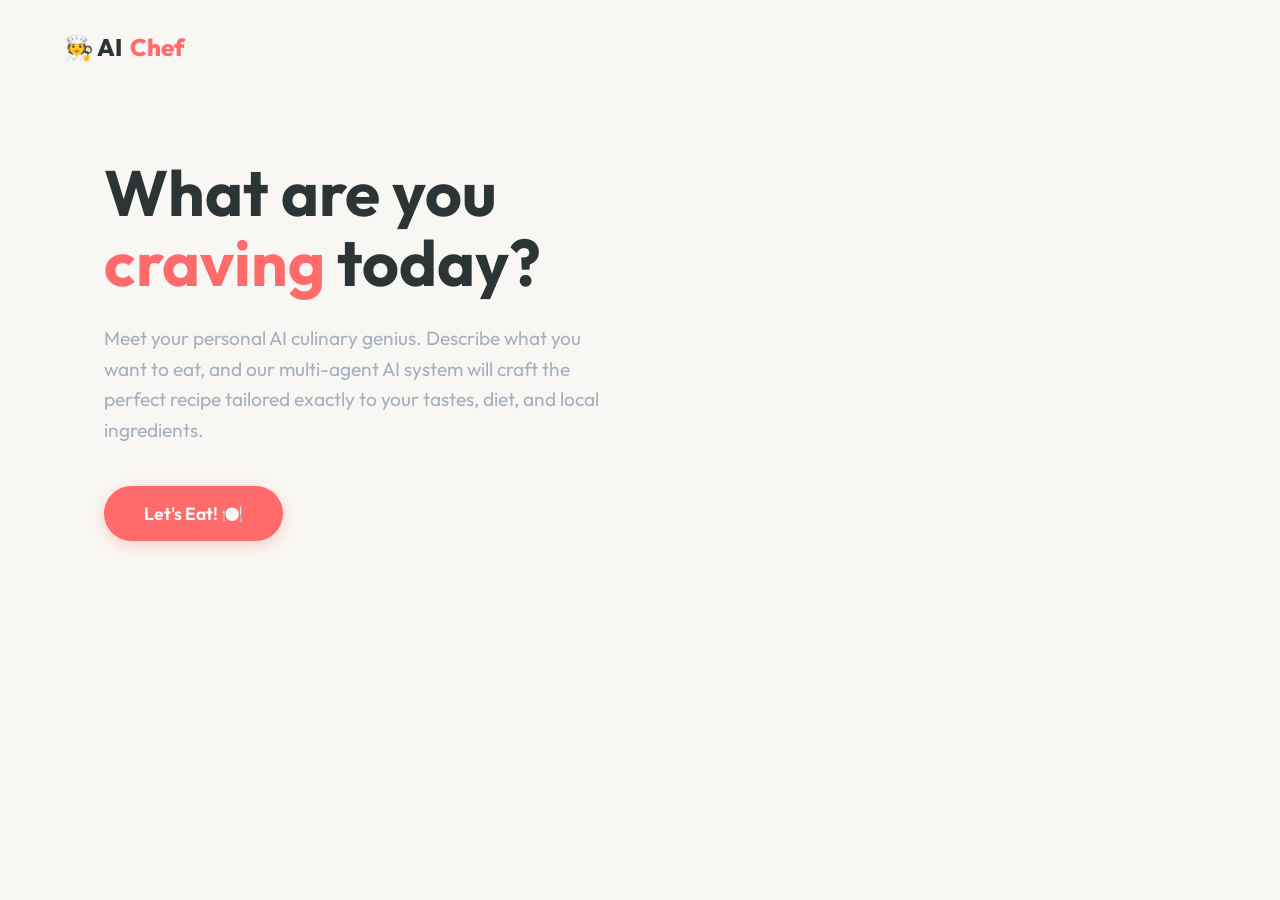
<file: frontend/index.html>
<!DOCTYPE html>
<html lang="en">
<head>
    <meta charset="UTF-8">
    <meta name="viewport" content="width=device-width, initial-scale=1.0">
    <title>AI Chef | Recipe Generator</title>
    <!-- Google Fonts -->
    <link rel="preconnect" href="https://fonts.googleapis.com">
    <link rel="preconnect" href="https://fonts.gstatic.com" crossorigin>
    <link href="https://fonts.googleapis.com/css2?family=Inter:wght@400;500;600&family=Outfit:wght@400;600;800&display=swap" rel="stylesheet">
    <link rel="stylesheet" href="styles.css">
</head>
<body>
    <header>
        <a href="index.html" class="logo">
            🧑‍🍳 AI<span>Chef</span>
        </a>
    </header>

    <main>
        <div class="hero">
            <div class="hero-content animate-fade-in">
                <h1>What are you <span>craving</span> today?</h1>
                <p>Meet your personal AI culinary genius. Describe what you want to eat, and our multi-agent AI system will craft the perfect recipe tailored exactly to your tastes, diet, and local ingredients.</p>
                
                <a href="input.html" class="btn btn-primary animate-fade-in delay-1">
                    Let's Eat! 🍽️
                </a>
            </div>
            
            <div class="hero-image animate-fade-in delay-2">
                <div class="floating-emoji">🥗</div>
                
                <div class="floating-badge badge-1">
                    <span>✨</span> Multi-Agent AI
                </div>
                
                <div class="floating-badge badge-2">
                    <span>🌱</span> Diet Adapted
                </div>
            </div>
        </div>
    </main>

    <script>
        // Preload next page
        const link = document.createElement('link');
        link.rel = 'prefetch';
        link.href = 'input.html';
        document.head.appendChild(link);
    </script>
</body>
</html>
</file>
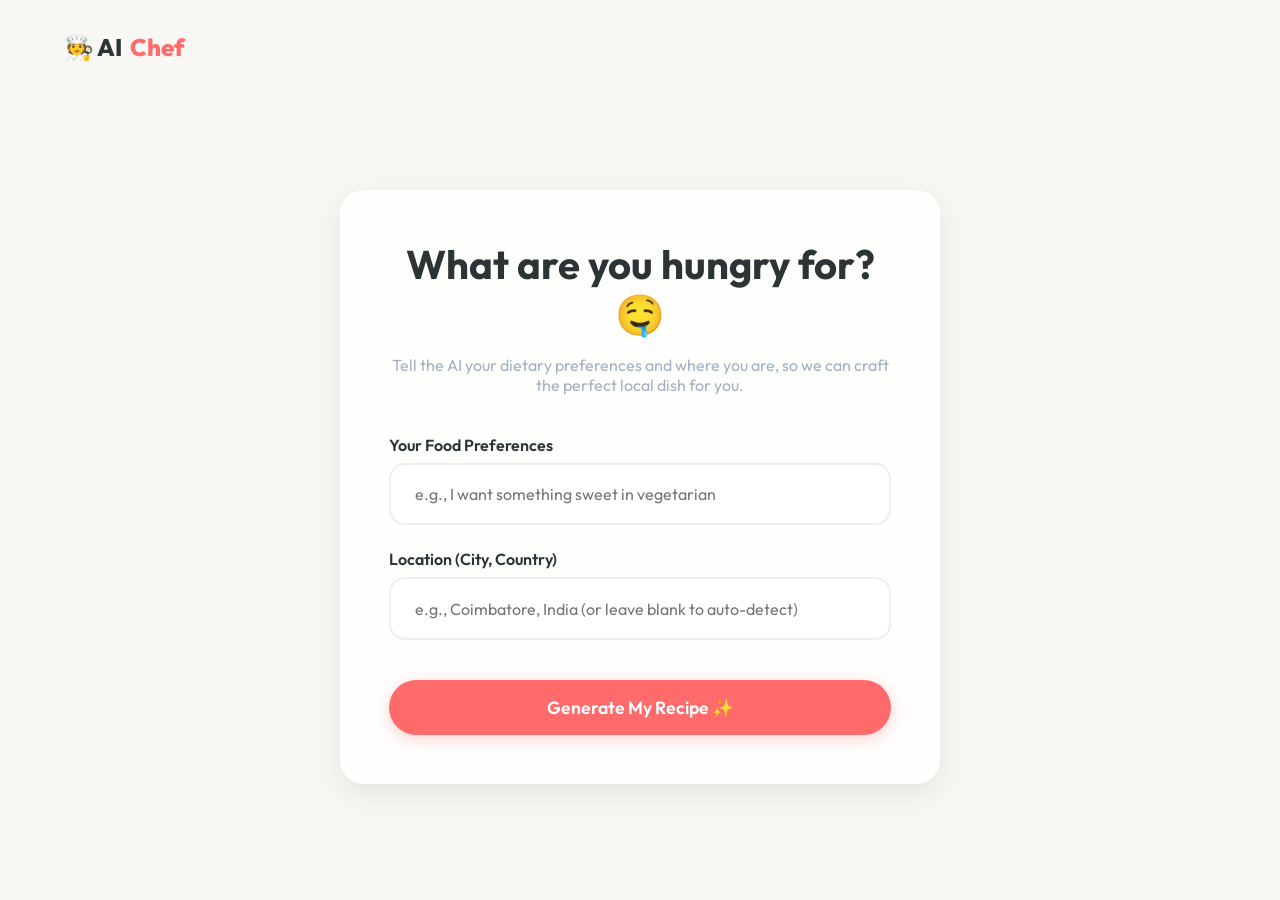
<file: frontend/input.html>
<!DOCTYPE html>
<html lang="en">
<head>
    <meta charset="UTF-8">
    <meta name="viewport" content="width=device-width, initial-scale=1.0">
    <title>AI Chef | Tell Us Your Cravings</title>
    <!-- Google Fonts -->
    <link rel="preconnect" href="https://fonts.googleapis.com">
    <link rel="preconnect" href="https://fonts.gstatic.com" crossorigin>
    <link href="https://fonts.googleapis.com/css2?family=Inter:wght@400;500;600&family=Outfit:wght@400;600;800&display=swap" rel="stylesheet">
    <link rel="stylesheet" href="styles.css">
</head>
<body>
    <header>
        <a href="index.html" class="logo">
            🧑‍🍳 AI<span>Chef</span>
        </a>
    </header>

    <main>
        <div class="glass-card input-container animate-fade-in">
            <h2>What are you hungry for? 🤤</h2>
            <p>Tell the AI your dietary preferences and where you are, so we can craft the perfect local dish for you.</p>

            <form id="recipeForm" action="/generate" method="POST">
                <div class="form-group animate-fade-in delay-1">
                    <label for="preferences">Your Food Preferences</label>
                    <input type="text" id="preferences" name="preferences" class="form-control" placeholder="e.g., I want something sweet in vegetarian" required>
                </div>

                <div class="form-group animate-fade-in delay-2">
                    <label for="location">Location (City, Country)</label>
                    <input type="text" id="location" name="location" class="form-control" placeholder="e.g., Coimbatore, India (or leave blank to auto-detect)">
                </div>

                <button type="submit" class="btn btn-primary animate-fade-in delay-3" style="width: 100%; margin-top: 1rem;">
                    Generate My Recipe ✨
                </button>
            </form>
        </div>
    </main>

    <!-- Script to show loading state -->
    <script>
        document.getElementById('recipeForm').addEventListener('submit', function() {
            const btn = this.querySelector('button');
            btn.innerHTML = 'AI Agents are cooking... 👨‍🍳🔥';
            btn.style.opacity = '0.8';
        });
    </script>
</body>
</html>
</file>
<file: frontend/styles.css>
:root {
    --primary: #FF6B6B;
    --primary-hover: #ff5252;
    --secondary: #4ECDC4;
    --dark: #2D3436;
    --light: #F9F7F3;
    --white: #FFFFFF;
    --gray: #A4B0BE;
    --shadow: 0 10px 30px rgba(0, 0, 0, 0.08);
    --transition: all 0.3s cubic-bezier(0.25, 0.8, 0.25, 1);
}

* {
    margin: 0;
    padding: 0;
    box-sizing: border-box;
    font-family: 'Outfit', 'Inter', sans-serif;
}

body {
    background-color: var(--light);
    color: var(--dark);
    min-height: 100vh;
    display: flex;
    flex-direction: column;
    overflow-x: hidden;
}

/* Animations */
@keyframes fadeInUp {
    from {
        opacity: 0;
        transform: translateY(20px);
    }
    to {
        opacity: 1;
        transform: translateY(0);
    }
}

@keyframes float {
    0% { transform: translateY(0px); }
    50% { transform: translateY(-10px); }
    100% { transform: translateY(0px); }
}

.animate-fade-in {
    animation: fadeInUp 0.8s ease forwards;
    opacity: 0;
}

.delay-1 { animation-delay: 0.1s; }
.delay-2 { animation-delay: 0.2s; }
.delay-3 { animation-delay: 0.3s; }

/* Navbar */
header {
    padding: 2rem 5%;
    display: flex;
    justify-content: space-between;
    align-items: center;
}

.logo {
    font-size: 1.5rem;
    font-weight: 800;
    color: var(--dark);
    text-decoration: none;
    display: flex;
    align-items: center;
    gap: 0.5rem;
}

.logo span {
    color: var(--primary);
}

/* Common Layouts */
main {
    flex: 1;
    display: flex;
    flex-direction: column;
    padding: 2rem 5%;
    max-width: 1200px;
    margin: 0 auto;
    width: 100%;
}

.glass-card {
    background: rgba(255, 255, 255, 0.8);
    backdrop-filter: blur(10px);
    border-radius: 24px;
    padding: 3rem;
    box-shadow: var(--shadow);
    border: 1px solid rgba(255, 255, 255, 0.5);
}

/* Buttons */
.btn {
    display: inline-flex;
    align-items: center;
    justify-content: center;
    gap: 0.8rem;
    padding: 1rem 2.5rem;
    font-size: 1.1rem;
    font-weight: 600;
    border-radius: 50px;
    border: none;
    cursor: pointer;
    transition: var(--transition);
    text-decoration: none;
}

.btn-primary {
    background: var(--primary);
    color: var(--white);
    box-shadow: 0 4px 15px rgba(255, 107, 107, 0.3);
}

.btn-primary:hover {
    background: var(--primary-hover);
    transform: translateY(-3px);
    box-shadow: 0 8px 25px rgba(255, 107, 107, 0.4);
}

.btn-secondary {
    background: var(--white);
    color: var(--dark);
    border: 2px solid #eee;
}

.btn-secondary:hover {
    border-color: var(--primary);
    transform: translateY(-3px);
}

/* Home Page Specifics */
.hero {
    display: grid;
    grid-template-columns: 1fr 1fr;
    gap: 4rem;
    align-items: center;
    margin-top: 2rem;
}

.hero-content h1 {
    font-size: 4rem;
    line-height: 1.1;
    margin-bottom: 1.5rem;
}

.hero-content h1 span {
    color: var(--primary);
}

.hero-content p {
    font-size: 1.2rem;
    color: var(--gray);
    margin-bottom: 2.5rem;
    line-height: 1.6;
}

.hero-image {
    position: relative;
    animation: float 6s ease-in-out infinite;
}

.floating-emoji {
    font-size: 8rem;
    text-align: center;
    filter: drop-shadow(0 20px 30px rgba(0,0,0,0.1));
}

.floating-badge {
    position: absolute;
    background: var(--white);
    padding: 1rem 1.5rem;
    border-radius: 20px;
    box-shadow: var(--shadow);
    display: flex;
    align-items: center;
    gap: 0.8rem;
    font-weight: 600;
}

.badge-1 { top: 10%; right: 10%; animation: float 5s ease-in-out infinite alternate; }
.badge-2 { bottom: 20%; left: 0; animation: float 4s ease-in-out infinite alternate-reverse; }

/* Input Page Specifics */
.input-container {
    max-width: 600px;
    margin: 4rem auto;
    text-align: center;
}

.input-container h2 {
    font-size: 2.5rem;
    margin-bottom: 1rem;
}

.input-container p {
    color: var(--gray);
    margin-bottom: 2.5rem;
}

.form-group {
    margin-bottom: 1.5rem;
    text-align: left;
}

.form-group label {
    display: block;
    margin-bottom: 0.5rem;
    font-weight: 600;
}

.form-control {
    width: 100%;
    padding: 1.2rem 1.5rem;
    border: 2px solid #eee;
    border-radius: 16px;
    font-size: 1rem;
    transition: var(--transition);
    background: var(--white);
}

.form-control:focus {
    outline: none;
    border-color: var(--primary);
    box-shadow: 0 0 0 4px rgba(255, 107, 107, 0.1);
}

/* Result Page Specifics */
.result-container {
    max-width: 1000px;
    margin: 2rem auto;
}

.recipe-header {
    text-align: center;
    margin-bottom: 3rem;
}

.recipe-emoji {
    font-size: 5rem;
    margin-bottom: 1rem;
    animation: float 4s ease-in-out infinite;
}

.recipe-title {
    font-size: 3rem;
    color: var(--dark);
    margin-bottom: 1rem;
}

.recipe-meta {
    display: flex;
    justify-content: center;
    gap: 1.5rem;
    flex-wrap: wrap;
}

.meta-tag {
    background: var(--white);
    padding: 0.5rem 1.2rem;
    border-radius: 50px;
    font-weight: 600;
    font-size: 0.9rem;
    box-shadow: 0 2px 10px rgba(0,0,0,0.05);
    display: flex;
    align-items: center;
    gap: 0.5rem;
}

.recipe-grid {
    display: grid;
    grid-template-columns: 1fr 2fr;
    gap: 2rem;
}

.recipe-section {
    margin-bottom: 2rem;
}

.recipe-section h3 {
    font-size: 1.5rem;
    margin-bottom: 1.5rem;
    display: flex;
    align-items: center;
    gap: 0.8rem;
    color: var(--primary);
}

.ingredients-list {
    list-style: none;
}

.ingredients-list li {
    padding: 1rem;
    background: var(--white);
    border-radius: 12px;
    margin-bottom: 0.8rem;
    display: flex;
    align-items: center;
    gap: 1rem;
    box-shadow: 0 2px 5px rgba(0,0,0,0.02);
    transition: var(--transition);
}

.ingredients-list li:hover {
    transform: translateX(5px);
    border-left: 4px solid var(--primary);
}

.instructions-list {
    list-style: none;
    counter-reset: steps;
}

.instructions-list li {
    position: relative;
    padding-left: 3.5rem;
    margin-bottom: 1.5rem;
    line-height: 1.6;
}

.instructions-list li::before {
    counter-increment: steps;
    content: counter(steps);
    position: absolute;
    left: 0;
    top: 0;
    width: 2.5rem;
    height: 2.5rem;
    background: var(--secondary);
    color: var(--white);
    border-radius: 50%;
    display: flex;
    align-items: center;
    justify-content: center;
    font-weight: bold;
    font-size: 1.2rem;
}

.nutrition-grid {
    display: grid;
    grid-template-columns: repeat(2, 1fr);
    gap: 1rem;
}

.nutrition-box {
    background: var(--light);
    padding: 1rem;
    border-radius: 12px;
    text-align: center;
}

.nutrition-box span {
    display: block;
    font-size: 0.9rem;
    color: var(--gray);
    margin-bottom: 0.3rem;
}

.nutrition-box strong {
    font-size: 1.2rem;
    color: var(--dark);
}

/* Responsive */
@media (max-width: 900px) {
    .hero { grid-template-columns: 1fr; text-align: center; }
    .hero-content h1 { font-size: 3rem; }
    .badge-1, .badge-2 { display: none; }
    .recipe-grid { grid-template-columns: 1fr; }
}
</file>
